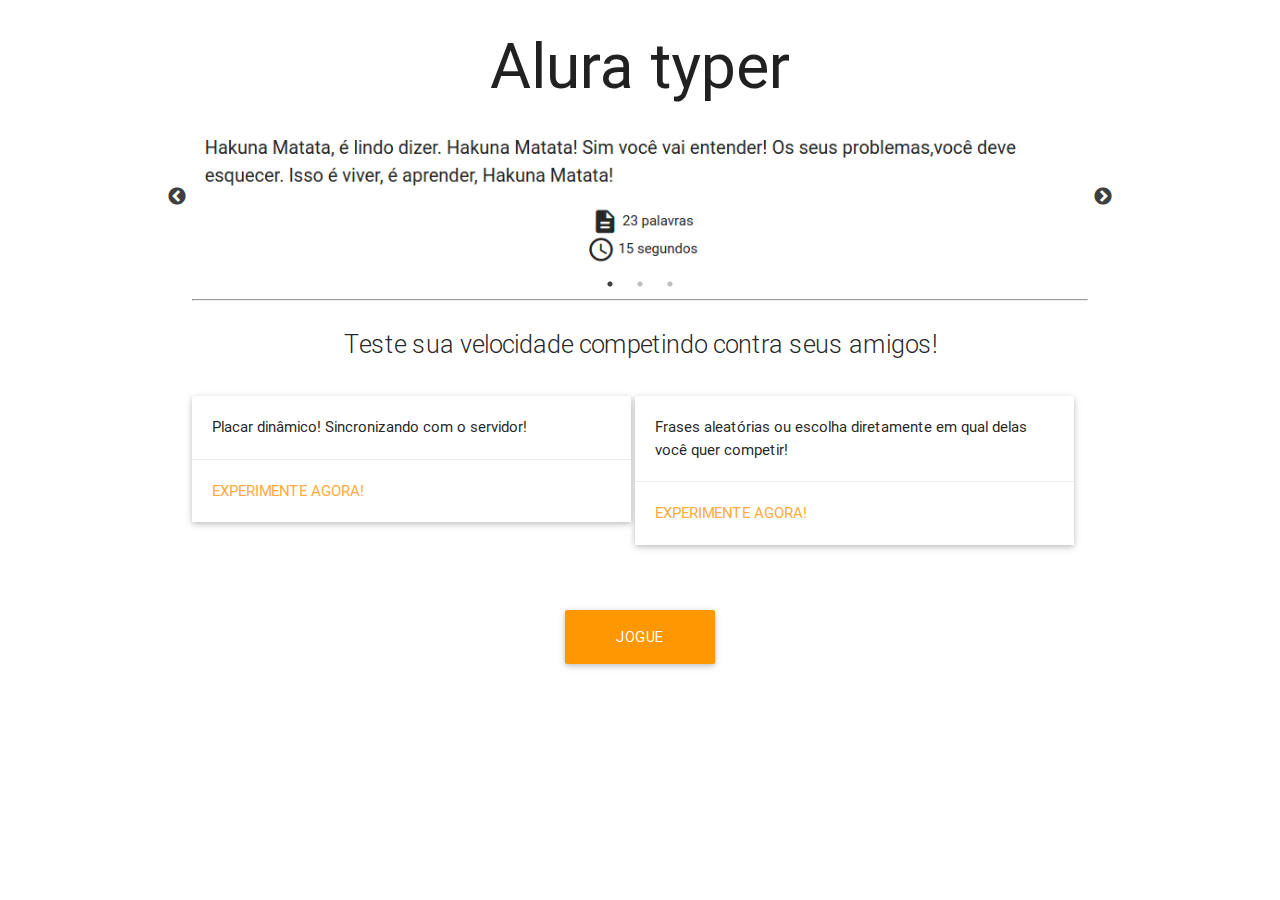
<file: public/index.html>
<!DOCTYPE html>
<html lang="en">

<head>
  <meta charset="UTF-8">
  <title>Alura Typer</title>
  <!--Import materialize.css-->
  <link rel="stylesheet" href="css/libs/materialize.min.css">
  <!-- Import Google Material Icons -->
  <link href="css/libs/google-fonts.css" rel="stylesheet">

  <link rel="stylesheet" type="text/css" href="slick/slick.css" />
  <link rel="stylesheet" type="text/css" href="slick/slick-theme.css" />
  
  <link href="css/index.css" rel="stylesheet">
</head>

<body>
  <section class="container">
    <h1 class="center titulo header">Alura typer</h1>
    <div class="slider">
      <img src="img/slide1.png" class="imagem-jogo">
      <img src="img/slide2.png" class="imagem-jogo">
      <img src="img/slide3.png" class="imagem-jogo">
    </div>
    <hr>
    <p class="flow-text center">Teste sua velocidade competindo contra seus amigos!</p>
    <div class="card">
      <div class="card-image">
        <!-- <img src="images/sample-1.jpg"> -->
      </div>
      <div class="card-content">
        <p>Placar dinâmico! Sincronizando com o servidor!</p>
      </div>
      <div class="card-action">
        <a href="principal.html">Experimente agora!</a>
      </div>
    </div>
    <div class="card">
      <div class="card-image">
        <!-- <img src="img/sl.jpg"> -->
      </div>
      <div class="card-content">
        <p>Frases aleatórias ou escolha diretamente em qual delas você quer competir!</p>
      </div>
      <div class="card-action">
        <a href="principal.html">Experimente agora!</a>
      </div>
    </div>

    <a class="waves-effect waves-light btn-large orange" id="botao-jogue" href="principal.html">Jogue agora!</a>

  </section>

  <script src="js/jquery.js"></script>
  <script src="slick/slick.min.js"></script>
  <script src="js/slider.js"></script>

</body>

</html>
</file>
<file: public/css/libs/google-fonts.css>
/* fallback */
@font-face {
  font-family: 'Material Icons';
  font-style: normal;
  font-weight: 400;
  src: local('../../fonts/Material Icons'), local('../../fonts/MaterialIcons-Regular'), url(https://fonts.gstatic.com/s/materialicons/v17/2fcrYFNaTjcS6g4U3t-Y5ZjZjT5FdEJ140U2DJYC3mY.woff2) format('woff2');
}

.material-icons {
  font-family: 'Material Icons';
  font-weight: normal;
  font-style: normal;
  font-size: 24px;
  line-height: 1;
  letter-spacing: normal;
  text-transform: none;
  display: inline-block;
  white-space: nowrap;
  word-wrap: normal;
  direction: ltr;
  -webkit-font-feature-settings: 'liga';
  -webkit-font-smoothing: antialiased;
}
</file>
<file: public/css/index.css>
.card{
	width: 49%;
	display: inline-block;
	vertical-align: top;
}


#botao-jogue{
	width: 150px;
	display: block;
	margin: 50px auto;
}

.slider{
	height: auto;

}

.slick-prev:before, .slick-next:before{
	color: black;
}
</file>
